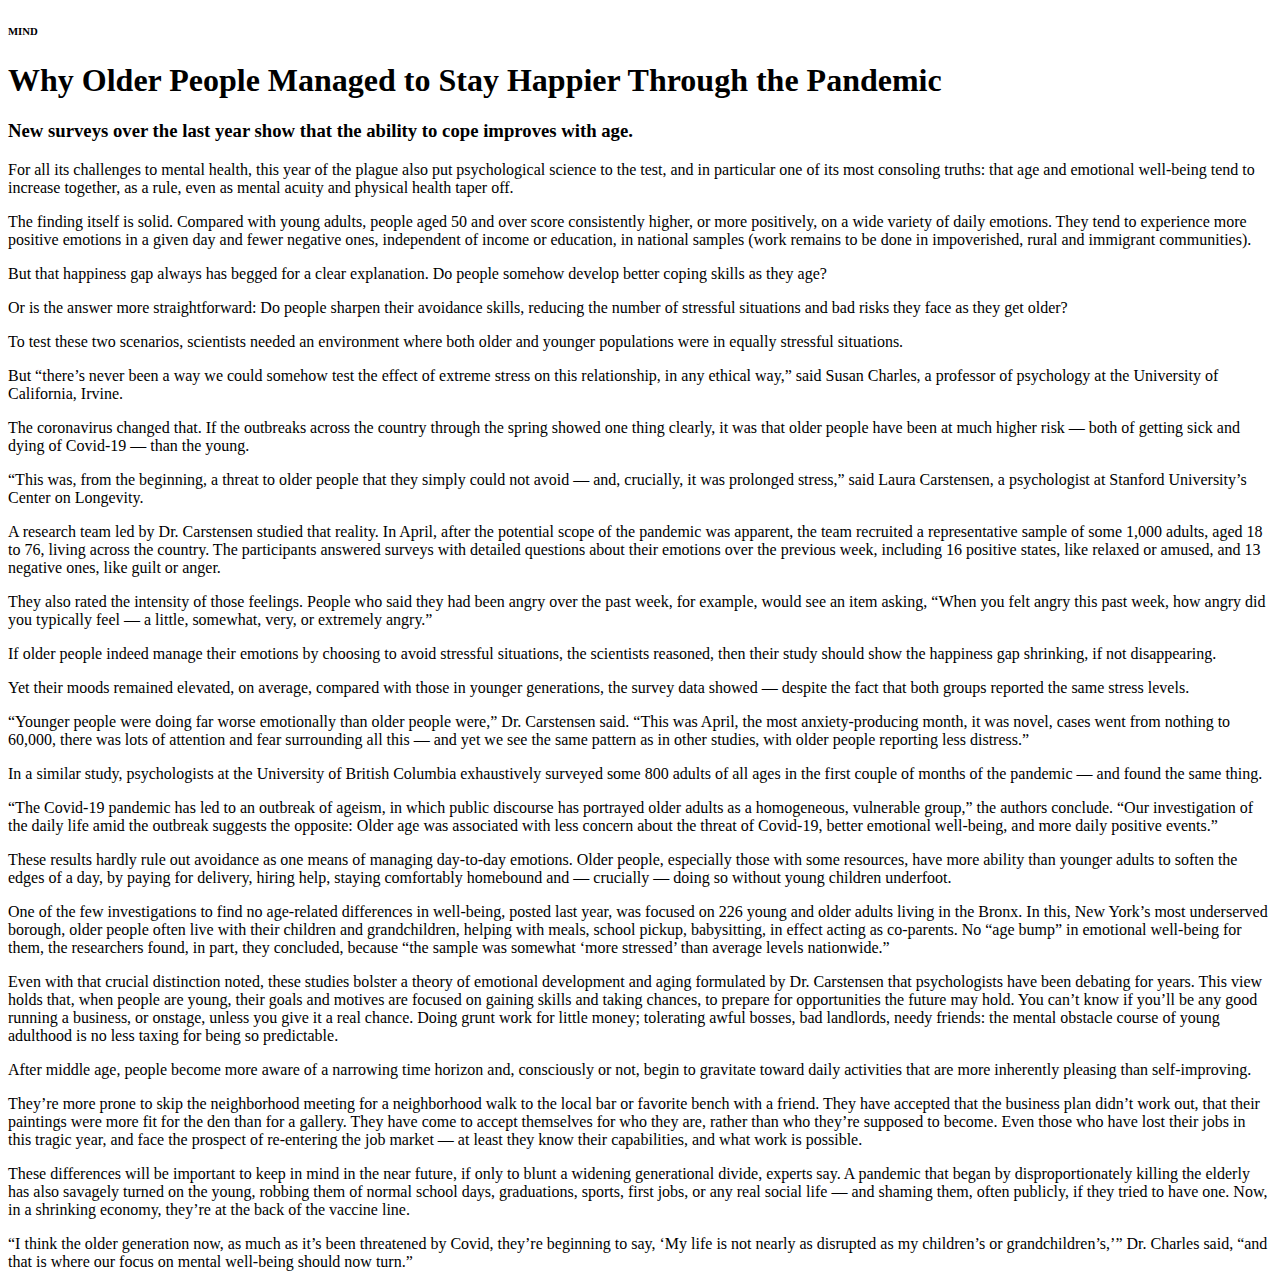
<file: index.html>
<!DOCTYPE html>
<html lang="en">

<head>
    <title>Why Older People Managed to Stay Happier Through the Pandemic</title>
    <meta name="viewport" content="width=device-width, initial-scale=1.0">
</head>

<body>

    <h6>MIND</h6>
    <h1>Why Older People Managed to Stay Happier Through the Pandemic</h1>
    <h3>New surveys over the last year show that the ability to cope improves with age.</h3>

    <p>For all its challenges to mental health, this year of the plague also put psychological science to the test, and
        in particular one of its most consoling truths: that age and emotional well-being tend to increase together, as
        a rule, even as mental acuity and physical health taper off. </p>
    <p>The finding itself is solid. Compared with young adults, people aged 50 and over score consistently higher, or
        more positively, on a wide variety of daily emotions. They tend to experience more positive emotions in a given
        day and fewer negative ones, independent of income or education, in national samples (work remains to be done in
        impoverished, rural and immigrant communities). </p>
    <p>But that happiness gap always has begged for a clear explanation. Do people somehow develop better coping skills
        as they age? </p>
    <p>Or is the answer more straightforward: Do people sharpen their avoidance skills, reducing the number of stressful
        situations and bad risks they face as they get older? </p>
    <p>To test these two scenarios, scientists needed an environment where both older and younger populations were in
        equally stressful situations. </p>
    <p>But “there’s never been a way we could somehow test the effect of extreme stress on this relationship, in any
        ethical way,” said Susan Charles, a professor of psychology at the University of California, Irvine. </p>
    <p>The coronavirus changed that. If the outbreaks across the country through the spring showed one thing clearly, it
        was that older people have been at much higher risk — both of getting sick and dying of Covid-19 — than the
        young. </p>
    <p> “This was, from the beginning, a threat to older people that they simply could not avoid — and, crucially, it
        was prolonged stress,” said Laura Carstensen, a psychologist at Stanford University’s Center on Longevity. </p>
    <p>A research team led by Dr. Carstensen studied that reality. In April, after the potential scope of the pandemic
        was apparent, the team recruited a representative sample of some 1,000 adults, aged 18 to 76, living across the
        country. The participants answered surveys with detailed questions about their emotions over the previous week,
        including 16 positive states, like relaxed or amused, and 13 negative ones, like guilt or anger. </p>
    <p>They also rated the intensity of those feelings. People who said they had been angry over the past week, for
        example, would see an item asking, “When you felt angry this past week, how angry did you typically feel — a
        little, somewhat, very, or extremely angry.” </p>
    <p>If older people indeed manage their emotions by choosing to avoid stressful situations, the scientists reasoned,
        then their study should show the happiness gap shrinking, if not disappearing. </p>
    <p>Yet their moods remained elevated, on average, compared with those in younger generations, the survey data showed
        — despite the fact that both groups reported the same stress levels. </p>
    <p> “Younger people were doing far worse emotionally than older people were,” Dr. Carstensen said. “This was April,
        the most anxiety-producing month, it was novel, cases went from nothing to 60,000, there was lots of attention
        and fear surrounding all this — and yet we see the same pattern as in other studies, with older people reporting
        less distress.” </p>
    <p>In a similar study, psychologists at the University of British Columbia exhaustively surveyed some 800 adults of
        all ages in the first couple of months of the pandemic — and found the same thing. </p>
    <p> “The Covid-19 pandemic has led to an outbreak of ageism, in which public discourse has portrayed older adults as
        a homogeneous, vulnerable group,” the authors conclude. “Our investigation of the daily life amid the outbreak
        suggests the opposite: Older age was associated with less concern about the threat of Covid-19, better emotional
        well-being, and more daily positive events.” </p>
    <p>These results hardly rule out avoidance as one means of managing day-to-day emotions. Older people, especially
        those with some resources, have more ability than younger adults to soften the edges of a day, by paying for
        delivery, hiring help, staying comfortably homebound and — crucially — doing so without young children
        underfoot. </p>
    <p>One of the few investigations to find no age-related differences in well-being, posted last year, was focused on
        226 young and older adults living in the Bronx. In this, New York’s most underserved borough, older people often
        live with their children and grandchildren, helping with meals, school pickup, babysitting, in effect acting as
        co-parents. No “age bump” in emotional well-being for them, the researchers found, in part, they concluded,
        because “the sample was somewhat ‘more stressed’ than average levels nationwide.” </p>
    <p>Even with that crucial distinction noted, these studies bolster a theory of emotional development and aging
        formulated by Dr. Carstensen that psychologists have been debating for years. This view holds that, when people
        are young, their goals and motives are focused on gaining skills and taking chances, to prepare for
        opportunities the future may hold. You can’t know if you’ll be any good running a business, or onstage, unless
        you give it a real chance. Doing grunt work for little money; tolerating awful bosses, bad landlords, needy
        friends: the mental obstacle course of young adulthood is no less taxing for being so predictable. </p>
    <p>After middle age, people become more aware of a narrowing time horizon and, consciously or not, begin to
        gravitate toward daily activities that are more inherently pleasing than self-improving. </p>
    <p>They’re more prone to skip the neighborhood meeting for a neighborhood walk to the local bar or favorite bench
        with a friend. They have accepted that the business plan didn’t work out, that their paintings were more fit for
        the den than for a gallery. They have come to accept themselves for who they are, rather than who they’re
        supposed to become. Even those who have lost their jobs in this tragic year, and face the prospect of
        re-entering the job market — at least they know their capabilities, and what work is possible. </p>
    <p>These differences will be important to keep in mind in the near future, if only to blunt a widening generational
        divide, experts say. A pandemic that began by disproportionately killing the elderly has also savagely turned on
        the young, robbing them of normal school days, graduations, sports, first jobs, or any real social life — and
        shaming them, often publicly, if they tried to have one. Now, in a shrinking economy, they’re at the back of the
        vaccine line. </p>
    <p> “I think the older generation now, as much as it’s been threatened by Covid, they’re beginning to say, ‘My life
        is not nearly as disrupted as my children’s or grandchildren’s,’” Dr. Charles said, “and that is where our focus
        on mental well-being should now turn.” </p>

</body>

</html>
</file>
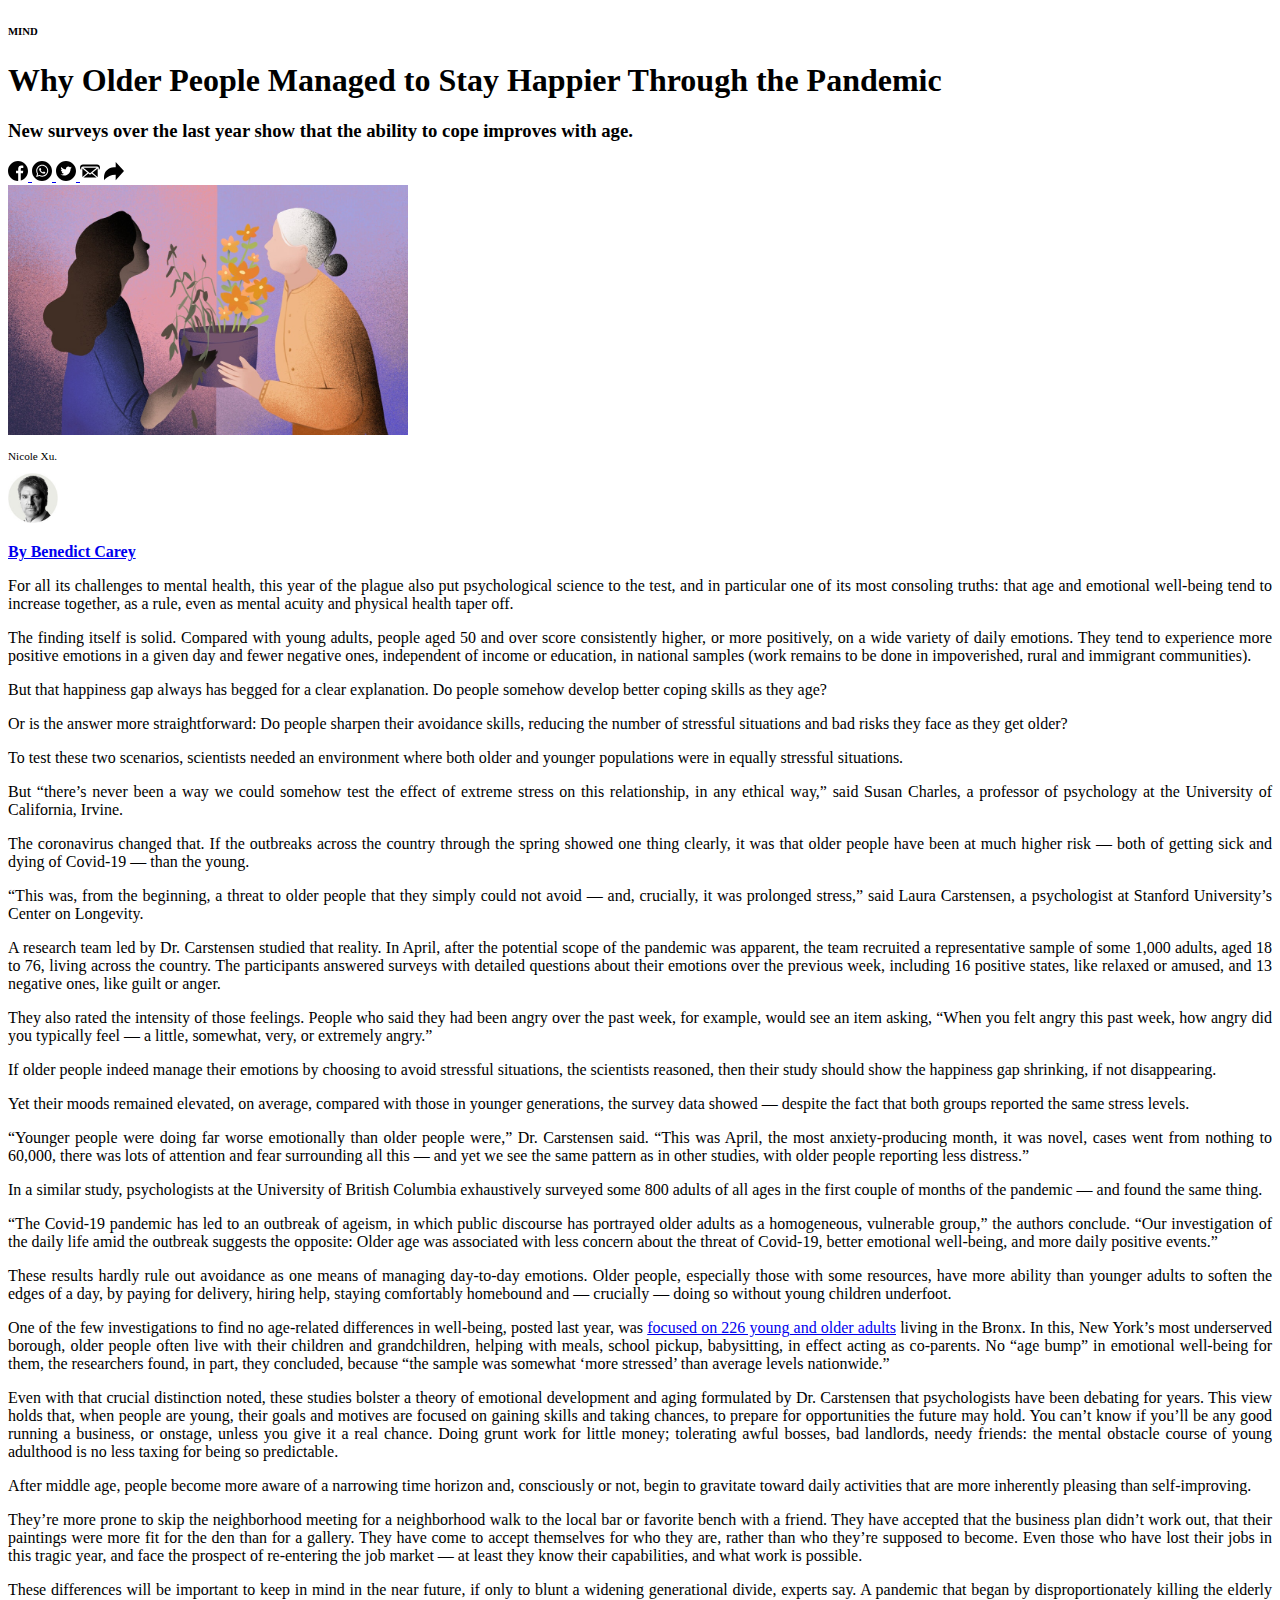
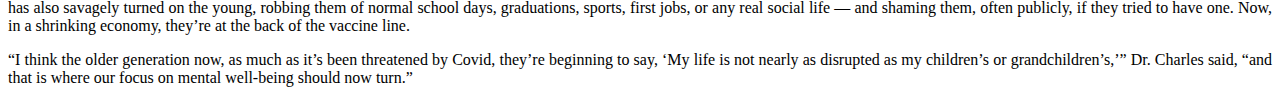
<file: source/index.html>
<!DOCTYPE html>
<html lang="en">

<head>
    <title>Why Older People Managed to Stay Happier Through the Pandemic</title>
    <meta name="viewport" content="width=device-width, initial-scale=1.0">
    <meta charset="UTF-8">
</head>

<body>

    <h6 id="article-teaser">MIND</h6>
    <h1 id="article-headline">Why Older People Managed to Stay Happier Through the Pandemic</h1>
    <h3 id="article-sub-title">New surveys over the last year show that the ability to cope improves with age.</h3>

    <div id="social-media">
        <a href="https://www.facebook.com/dialog/feed?app_id=9869919170&link=https%3A%2F%2Fwww.nytimes.com%2F2021%2F03%2F12%2Fhealth%2Fcovid-pandemic-happiness-age.html%3Fsmid%3Dfb-share&name=Why%20Older%20People%20Managed%20to%20Stay%20Happier%20Through%20the%20Pandemic&redirect_uri=https%3A%2F%2Fwww.facebook.com%2F">
            <img src="images\svg social-media\facebook.svg" width="20" height="20">
        </a>
        <a href="https://api.whatsapp.com/send?text=Why%20Older%20People%20Managed%20to%20Stay%20Happier%20Through%20the%20Pandemic%20https%3A%2F%2Fwww.nytimes.com%2F2021%2F03%2F12%2Fhealth%2Fcovid-pandemic-happiness-age.html%3Fsmid%3Dwa-share">
            <img src="images\svg social-media\whatsapp.svg" width="20" height="20">
        </a>
        <a href="https://twitter.com/intent/tweet?url=https%3A%2F%2Fwww.nytimes.com%2F2021%2F03%2F12%2Fhealth%2Fcovid-pandemic-happiness-age.html%3Fsmid%3Dtw-share&text=Why%20Older%20People%20Managed%20to%20Stay%20Happier%20Through%20the%20Pandemic">
            <img src="images\svg social-media\twitter.svg" width="20" height="20">
        </a>
        <img src="images\svg social-media\mailbox.svg" width="20" height="20">
        <img src="images\svg social-media\share.svg" width="20" height="20">
    </div>

    <img src="images\pandemic-happiness-age.jpg" alt="Nicole Xu's illustration" width="400" height="250">
    <span style="font-size:70%;">
        <p id="image-caption">Nicole Xu.</p>
    </span>

    <div id="article-author">
        <a href="https://www.nytimes.com/by/benedict-carey">
            <img src="images\author-benedict-carey.jpg" alt="Benedict Carey" title="Benedict Carey" width="50"
                height="50" />
            <span style="font-weight:bold">
                <p>By Benedict Carey</p>
            </span>
        </a>
    </div>

    <div id="article-body" style="text-align: justify;">

        <p>
            For all its challenges to mental health, this year of the plague also put psychological science to the test,
            and in particular one of its most consoling truths: that age and emotional well-being tend to increase
            together, as a rule, even as mental acuity and physical health taper off.
        </p>

        <p>
            The finding itself is solid. Compared with young adults, people aged 50 and over score consistently higher,
            or more positively, on a wide variety of daily emotions. They tend to experience more positive emotions in a
            given day and fewer negative ones, independent of income or education, in national samples (work remains to
            be done in impoverished, rural and immigrant communities).
        </p>

        <p>
            But that happiness gap always has begged for a clear explanation. Do people somehow develop better coping
            skills as they age?
        </p>

        <p>
            Or is the answer more straightforward: Do people sharpen their avoidance skills, reducing the number of
            stressful situations and bad risks they face as they get older?
        </p>

        <p>
            To test these two scenarios, scientists needed an environment where both older and younger populations were
            in equally stressful situations.
        </p>

        <p>
            But “there’s never been a way we could somehow test the effect of extreme stress on this relationship, in
            any ethical way,” said Susan Charles, a professor of psychology at the University of California, Irvine.
        </p>

        <p>
            The coronavirus changed that. If the outbreaks across the country through the spring showed one thing
            clearly, it was that older people have been at much higher risk — both of getting sick and dying of Covid-19
            — than the young.
        </p>

        <p>
            “This was, from the beginning, a threat to older people that they simply could not avoid — and, crucially,
            it was prolonged stress,” said Laura Carstensen, a psychologist at Stanford University’s Center on
            Longevity.
        </p>

        <p>
            A research team led by Dr. Carstensen studied that reality. In April, after the potential scope of the
            pandemic was apparent, the team recruited a representative sample of some 1,000 adults, aged 18 to 76,
            living across the country. The participants answered surveys with detailed questions about their emotions
            over the previous week, including 16 positive states, like relaxed or amused, and 13 negative ones, like
            guilt or anger.
        </p>

        <p>
            They also rated the intensity of those feelings. People who said they had been angry over the past week, for
            example, would see an item asking, “When you felt angry this past week, how angry did you typically feel — a
            little, somewhat, very, or extremely angry.”
        </p>

        <p>
            If older people indeed manage their emotions by choosing to avoid stressful situations, the scientists
            reasoned, then their study should show the happiness gap shrinking, if not disappearing.
        </p>

        <p>
            Yet their moods remained elevated, on average, compared with those in younger generations, the survey data
            showed — despite the fact that both groups reported the same stress levels.
        </p>

        <p>
            “Younger people were doing far worse emotionally than older people were,” Dr. Carstensen said. “This was
            April, the most anxiety-producing month, it was novel, cases went from nothing to 60,000, there was lots of
            attention and fear surrounding all this — and yet we see the same pattern as in other studies, with older
            people reporting less distress.”
        </p>

        <p>
            In a similar study, psychologists at the University of British Columbia exhaustively surveyed some 800
            adults of all ages in the first couple of months of the pandemic — and found the same thing.
        </p>

        <p>
            “The Covid-19 pandemic has led to an outbreak of ageism, in which public discourse has portrayed older
            adults as a homogeneous, vulnerable group,” the authors conclude. “Our investigation of the daily life amid
            the outbreak suggests the opposite: Older age was associated with less concern about the threat of Covid-19,
            better emotional well-being, and more daily positive events.”
        </p>

        <p>
            These results hardly rule out avoidance as one means of managing day-to-day emotions. Older people,
            especially those with some resources, have more ability than younger adults to soften the edges of a day,
            by paying for delivery, hiring help, staying comfortably homebound and — crucially — doing so without young
            children underfoot.
        </p>

        <p>
            One of the few investigations to find no age-related differences in well-being, posted last year, was
            <a href="https://pubmed.ncbi.nlm.nih.gov/33057679">focused on 226 young and older adults</a>
            living in the Bronx. In this, New York’s most underserved borough, older people often live with their
            children and grandchildren, helping with meals, school pickup, babysitting, in effect acting as co-parents.
            No “age bump” in emotional well-being for them, the researchers found, in part, they concluded, because “the
            sample was somewhat ‘more stressed’ than average levels nationwide.”
        </p>

        <p>
            Even with that crucial distinction noted, these studies bolster a theory of emotional development and aging
            formulated by Dr. Carstensen that psychologists have been debating for years. This view holds that, when
            people are young, their goals and motives are focused on gaining skills and taking chances, to prepare for
            opportunities the future may hold. You can’t know if you’ll be any good running a business, or onstage,
            unless you give it a real chance. Doing grunt work for little money; tolerating awful bosses, bad landlords,
            needy friends: the mental obstacle course of young adulthood is no less taxing for being so predictable.
        </p>

        <p>
            After middle age, people become more aware of a narrowing time horizon and, consciously or not, begin to
            gravitate toward daily activities that are more inherently pleasing than self-improving.
        </p>

        <p>
            They’re more prone to skip the neighborhood meeting for a neighborhood walk to the local bar or favorite
            bench with a friend. They have accepted that the business plan didn’t work out, that their paintings were
            more fit for the den than for a gallery. They have come to accept themselves for who they are, rather than
            who they’re supposed to become. Even those who have lost their jobs in this tragic year, and face the
            prospect of re-entering the job market — at least they know their capabilities, and what work is possible.
        </p>

        <p>
            These differences will be important to keep in mind in the near future, if only to blunt a widening
            generational divide, experts say. A pandemic that began by disproportionately killing the elderly has also
            savagely turned on the young, robbing them of normal school days, graduations, sports, first jobs, or any
            real social life — and shaming them, often publicly, if they tried to have one. Now, in a shrinking economy,
            they’re at the back of the vaccine line.
        </p>

        <p>
            “I think the older generation now, as much as it’s been threatened by Covid, they’re beginning to say, ‘My
            life is not nearly as disrupted as my children’s or grandchildren’s,’” Dr. Charles said, “and that is where
            our focus on mental well-being should now turn.”
        </p>

    </div>

</body>

</html>
</file>
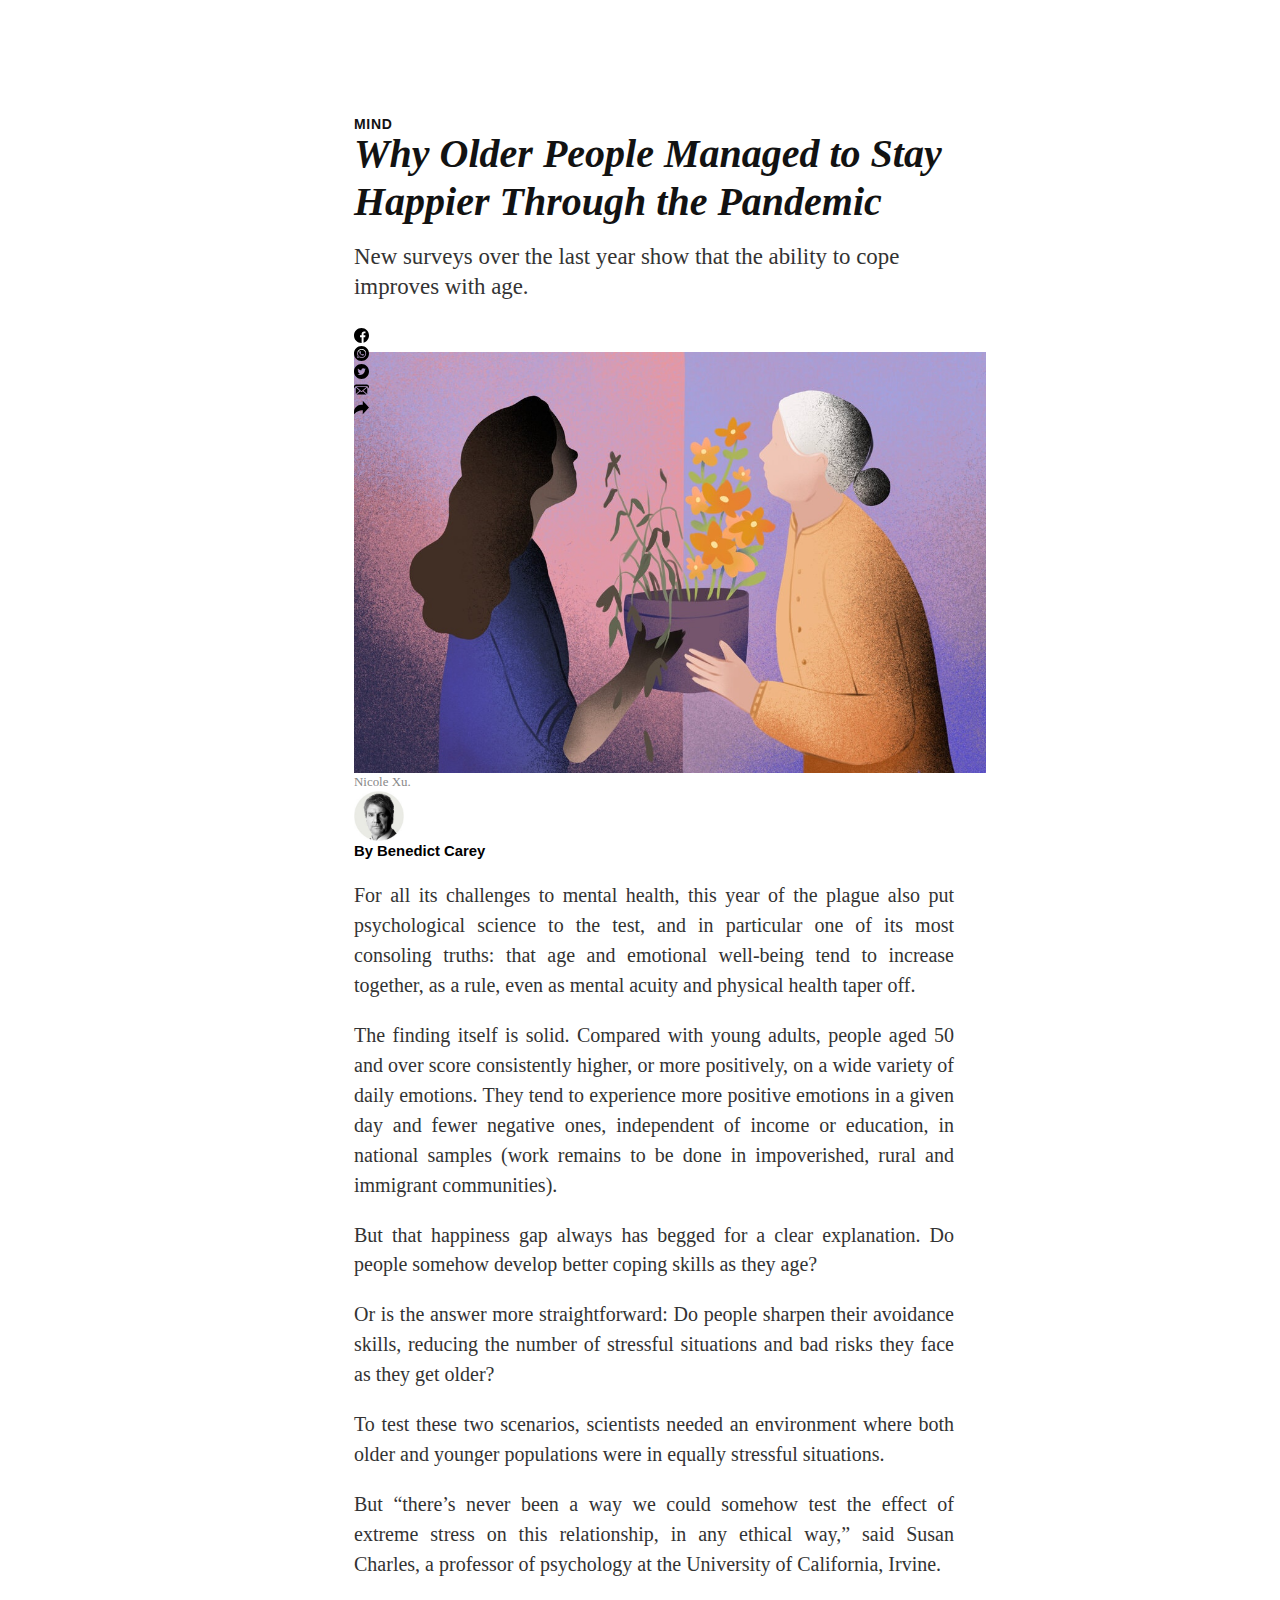
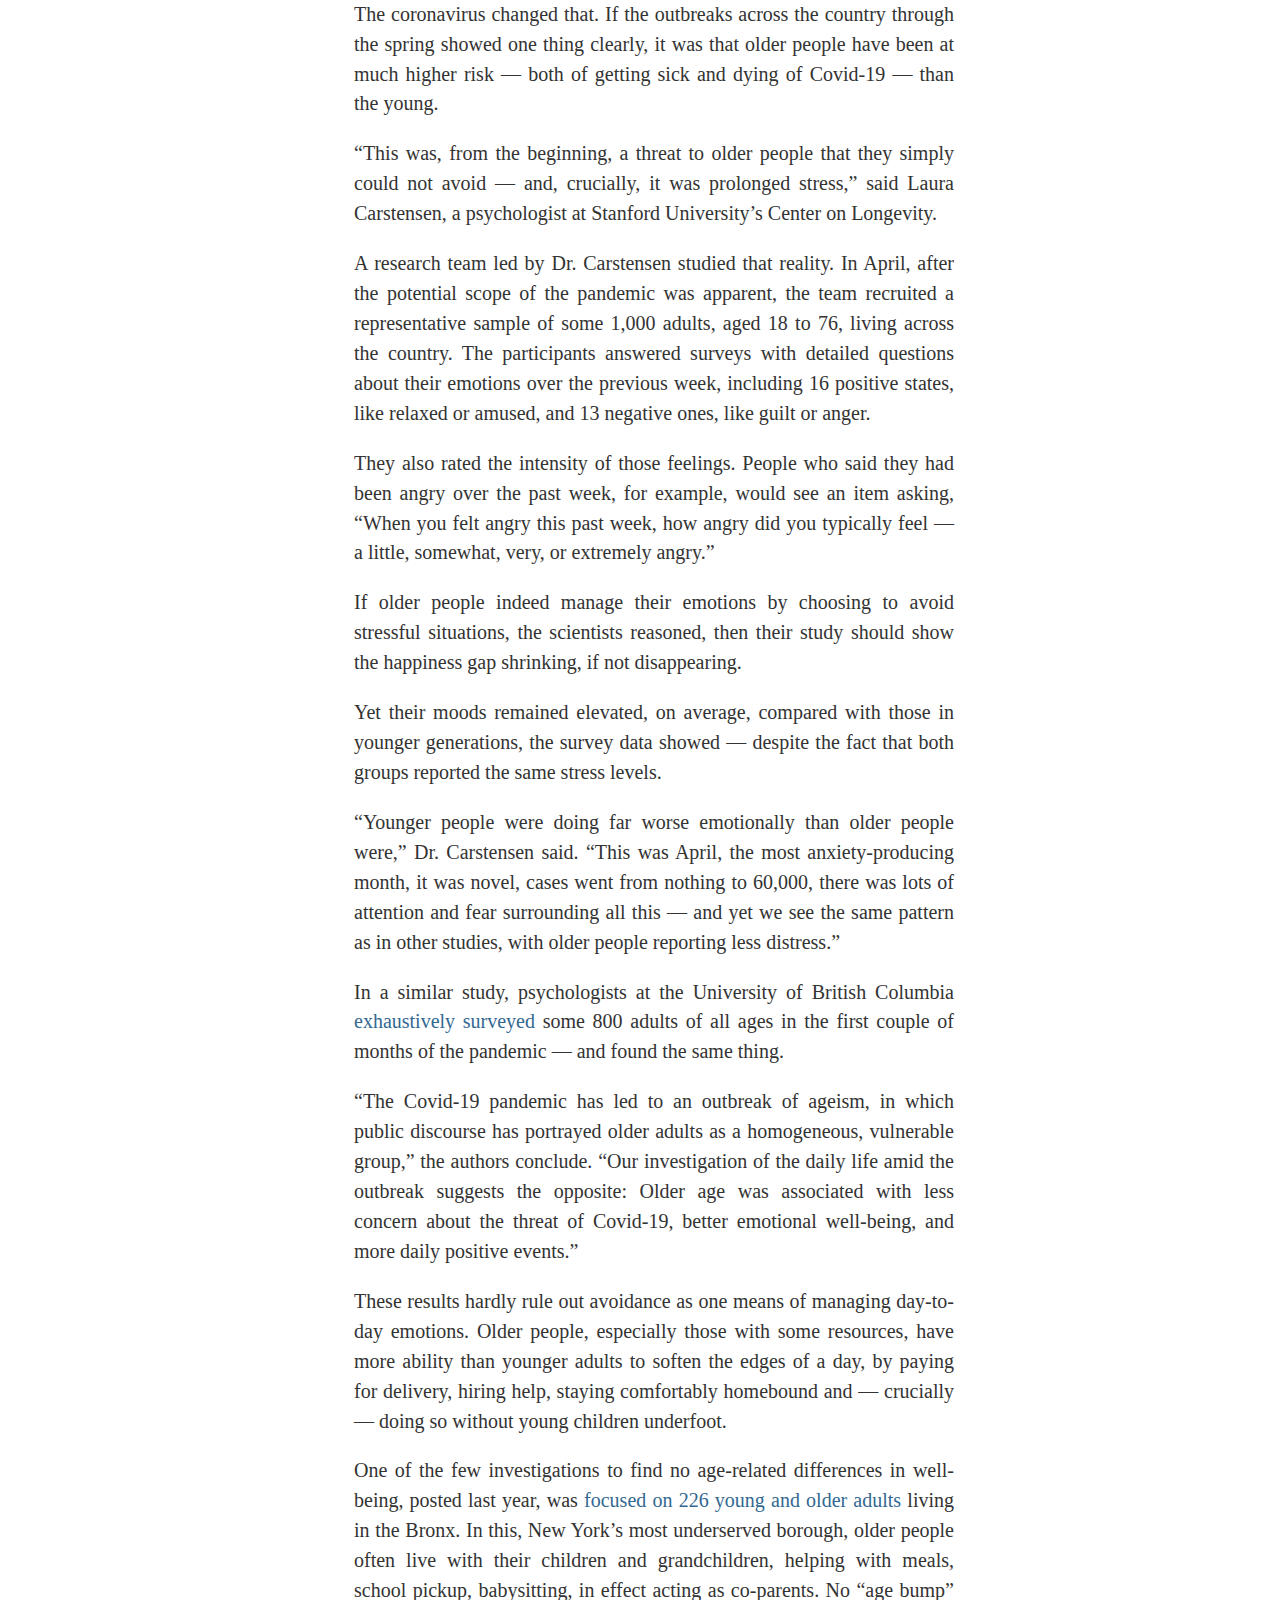
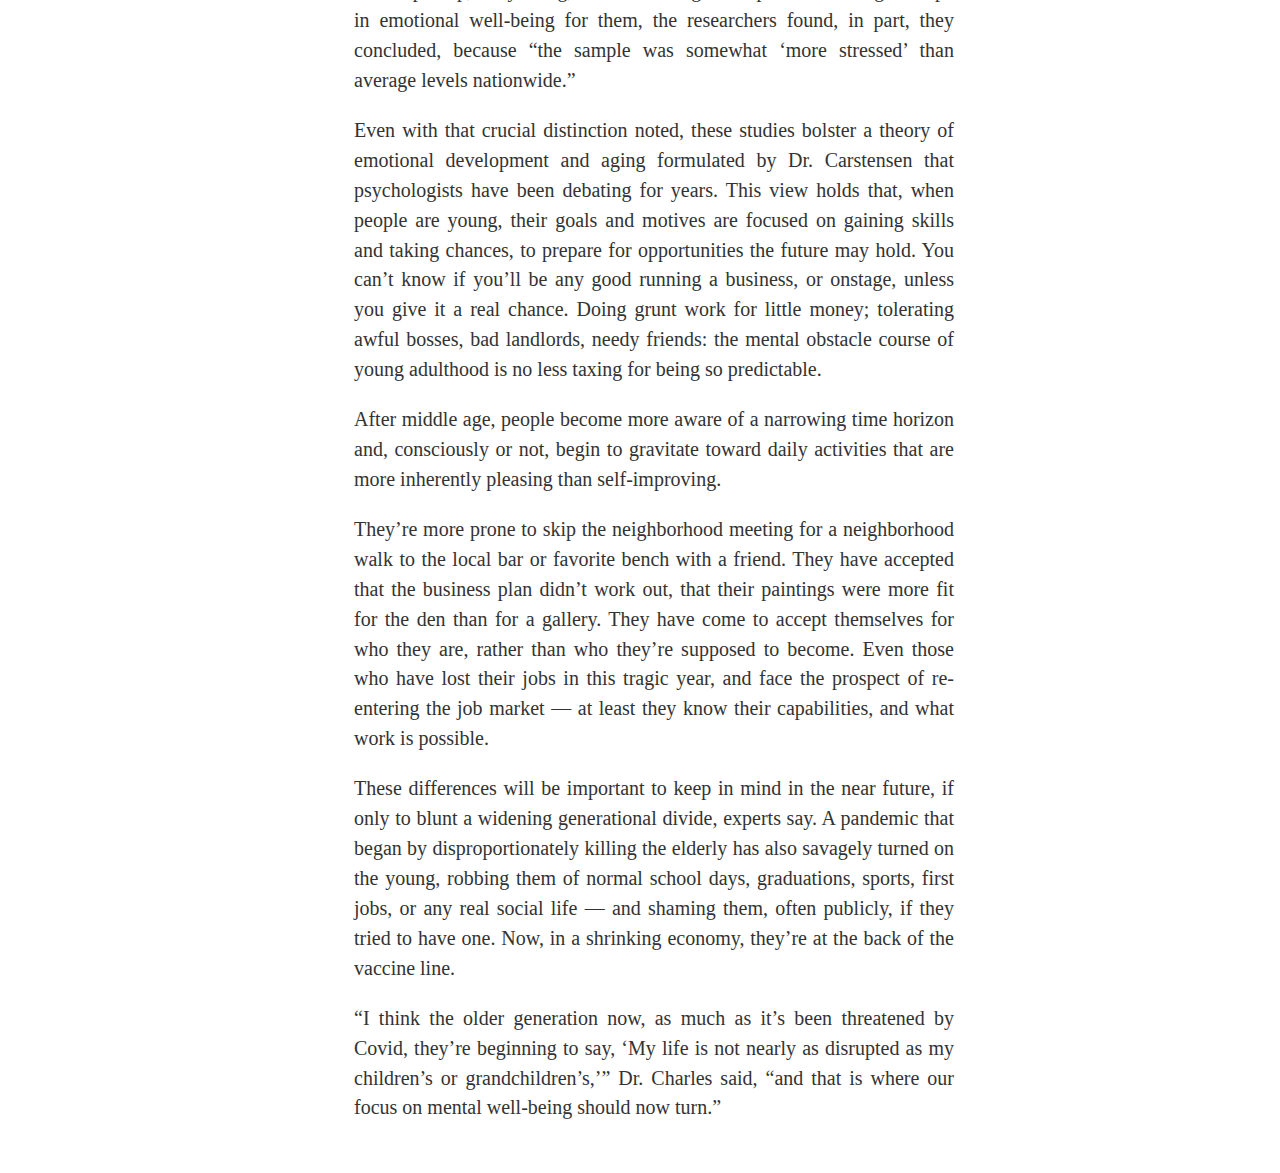
<file: source/activity-6/index.html>
<!DOCTYPE html>
<html lang="en">

<head>
    <link rel="stylesheet" href="styles/index.css">
    <title>Why Older People Managed to Stay Happier Through the Pandemic</title>
    <meta name="viewport" content="width=device-width, initial-scale=1.0">
    <meta charset="UTF-8">
</head>

<body>

    <div class="header"></div>

    <div class="column side"></div>

    <div class="column middle">
        <p class="teaser" id="article-teaser">MIND</p>
        <h1 class="title" id="article-headline">Why Older People Managed to Stay Happier Through the Pandemic</h1>
        <h2 class="subtitle" id="article-sub-title">New surveys over the last year show that the ability to cope improves with age.</h2>

        <div class="social-media" id="social-media">
            <a href="#">
                <img src="images\svg-social-media\facebook.svg">
            </a>
            <a href="#">
                <img src="images\svg-social-media\whatsapp.svg">
            </a>
            <a href="#">
                <img src="images\svg-social-media\twitter.svg">
            </a>
            <a href="#">
                <img src="images\svg-social-media\mailbox.svg">
            </a>
            <a href="#">
                <img src="images\svg-social-media\share.svg">
            </a>
        </div>

        <div class="picture" id="article-picture">
            <img src="images\pandemic-happiness-age.jpg" alt="Nicole Xu's illustration">
            <span>
                <p class="caption" id="image-caption">Nicole Xu.</p>
            </span>
        </div>

        <div class="author-picture" id="article-author">
            <img src="images\author-benedict-carey.jpg" alt="Benedict Carey" title="Benedict Carey"/>             
        </div>

        <div class="author-name" id="article-author">
            <a href="https://www.nytimes.com/by/benedict-carey">By Benedict Carey</a>
        </div>

        <div class="body" id="article-body">

            <p>
                For all its challenges to mental health, this year of the plague also put psychological science to the test,
                and in particular one of its most consoling truths: that age and emotional well-being tend to increase
                together, as a rule, even as mental acuity and physical health taper off.
            </p>

            <p>
                The finding itself is solid. Compared with young adults, people aged 50 and over score consistently higher,
                or more positively, on a wide variety of daily emotions. They tend to experience more positive emotions in a
                given day and fewer negative ones, independent of income or education, in national samples (work remains to
                be done in impoverished, rural and immigrant communities).
            </p>

            <p>
                But that happiness gap always has begged for a clear explanation. Do people somehow develop better coping
                skills as they age?
            </p>

            <p>
                Or is the answer more straightforward: Do people sharpen their avoidance skills, reducing the number of
                stressful situations and bad risks they face as they get older?
            </p>

            <p>
                To test these two scenarios, scientists needed an environment where both older and younger populations were
                in equally stressful situations.
            </p>

            <p>
                But “there’s never been a way we could somehow test the effect of extreme stress on this relationship, in
                any ethical way,” said Susan Charles, a professor of psychology at the University of California, Irvine.
            </p>

            <p>
                The coronavirus changed that. If the outbreaks across the country through the spring showed one thing
                clearly, it was that older people have been at much higher risk — both of getting sick and dying of Covid-19
                — than the young.
            </p>

            <p>
                “This was, from the beginning, a threat to older people that they simply could not avoid — and, crucially,
                it was prolonged stress,” said Laura Carstensen, a psychologist at Stanford University’s Center on
                Longevity.
            </p>

            <p>
                A research team led by Dr. Carstensen studied that reality. In April, after the potential scope of the
                pandemic was apparent, the team recruited a representative sample of some 1,000 adults, aged 18 to 76,
                living across the country. The participants answered surveys with detailed questions about their emotions
                over the previous week, including 16 positive states, like relaxed or amused, and 13 negative ones, like
                guilt or anger.
            </p>

            <p>
                They also rated the intensity of those feelings. People who said they had been angry over the past week, for
                example, would see an item asking, “When you felt angry this past week, how angry did you typically feel — a
                little, somewhat, very, or extremely angry.”
            </p>

            <p>
                If older people indeed manage their emotions by choosing to avoid stressful situations, the scientists
                reasoned, then their study should show the happiness gap shrinking, if not disappearing.
            </p>

            <p>
                Yet their moods remained elevated, on average, compared with those in younger generations, the survey data
                showed — despite the fact that both groups reported the same stress levels.
            </p>

            <p>
                “Younger people were doing far worse emotionally than older people were,” Dr. Carstensen said. “This was
                April, the most anxiety-producing month, it was novel, cases went from nothing to 60,000, there was lots of
                attention and fear surrounding all this — and yet we see the same pattern as in other studies, with older
                people reporting less distress.”
            </p>

            <p>
                In a similar study, psychologists at the University of British Columbia <a class="body-link" 
                href="https://pubmed.ncbi.nlm.nih.gov/32674138">exhaustively surveyed</a> some 800 adults of all ages in 
                the first couple of months of the pandemic — and found the same thing.
            </p>

            <p>
                “The Covid-19 pandemic has led to an outbreak of ageism, in which public discourse has portrayed older
                adults as a homogeneous, vulnerable group,” the authors conclude. “Our investigation of the daily life amid
                the outbreak suggests the opposite: Older age was associated with less concern about the threat of Covid-19,
                better emotional well-being, and more daily positive events.”
            </p>

            <p>
                These results hardly rule out avoidance as one means of managing day-to-day emotions. Older people,
                especially those with some resources, have more ability than younger adults to soften the edges of a day,
                by paying for delivery, hiring help, staying comfortably homebound and — crucially — doing so without young
                children underfoot.
            </p>

            <p>
                One of the few investigations to find no age-related differences in well-being, posted last year, was
                <a class="body-link" href="https://pubmed.ncbi.nlm.nih.gov/33057679">focused on 226 young and older adults</a>
                living in the Bronx. In this, New York’s most underserved borough, older people often live with their
                children and grandchildren, helping with meals, school pickup, babysitting, in effect acting as co-parents.
                No “age bump” in emotional well-being for them, the researchers found, in part, they concluded, because “the
                sample was somewhat ‘more stressed’ than average levels nationwide.”
            </p>

            <p>
                Even with that crucial distinction noted, these studies bolster a theory of emotional development and aging
                formulated by Dr. Carstensen that psychologists have been debating for years. This view holds that, when
                people are young, their goals and motives are focused on gaining skills and taking chances, to prepare for
                opportunities the future may hold. You can’t know if you’ll be any good running a business, or onstage,
                unless you give it a real chance. Doing grunt work for little money; tolerating awful bosses, bad landlords,
                needy friends: the mental obstacle course of young adulthood is no less taxing for being so predictable.
            </p>

            <p>
                After middle age, people become more aware of a narrowing time horizon and, consciously or not, begin to
                gravitate toward daily activities that are more inherently pleasing than self-improving.
            </p>

            <p>
                They’re more prone to skip the neighborhood meeting for a neighborhood walk to the local bar or favorite
                bench with a friend. They have accepted that the business plan didn’t work out, that their paintings were
                more fit for the den than for a gallery. They have come to accept themselves for who they are, rather than
                who they’re supposed to become. Even those who have lost their jobs in this tragic year, and face the
                prospect of re-entering the job market — at least they know their capabilities, and what work is possible.
            </p>

            <p>
                These differences will be important to keep in mind in the near future, if only to blunt a widening
                generational divide, experts say. A pandemic that began by disproportionately killing the elderly has also
                savagely turned on the young, robbing them of normal school days, graduations, sports, first jobs, or any
                real social life — and shaming them, often publicly, if they tried to have one. Now, in a shrinking economy,
                they’re at the back of the vaccine line.
            </p>

            <p>
                “I think the older generation now, as much as it’s been threatened by Covid, they’re beginning to say, ‘My
                life is not nearly as disrupted as my children’s or grandchildren’s,’” Dr. Charles said, “and that is where
                our focus on mental well-being should now turn.”
            </p>

        </div>
    </div>

    <div class="column side"></div>

</body>

</html>
</file>
<file: source/activity-6/styles/index.css>
.title {
  -webkit-text-size-adjust: auto;
  border-bottom-color: rgb(18, 18, 18);
  border-bottom-style: none;
  border-bottom-width: 0px;
  border-left-color: rgb(18, 18, 18);
  border-left-style: none;
  border-left-width: 0px;
  border-right-color: rgb(18, 18, 18);
  border-right-style: none;
  border-right-width: 0px;
  border-top-color: rgb(18, 18, 18);
  border-top-style: none;
  border-top-width: 0px;
  color: rgb(18, 18, 18);
  display: block;
  font-family: "nyt-cheltenham", georgia, "times new roman", times, serif;
  font-size: 40px;
  font-style: italic;
  font-variant: normal;
  font-weight: 700;
  line-height: 48px;
  margin-bottom: 16px;
  margin-top: 0px;
  max-width: none;
  padding-bottom: 0px;
  padding-top: 0px;
  position: relative;
  width: 600;
}

.teaser {
  border-bottom-color: rgb(18, 18, 18);
  border-bottom-style: none;
  border-bottom-width: 0px;
  border-left-color: rgb(18, 18, 18);
  border-left-style: none;
  border-left-width: 0px;
  border-right-color: rgb(18, 18, 18);
  border-right-style: none;
  border-right-width: 0px;
  border-top-color: rgb(18, 18, 18);
  border-top-style: none;
  border-top-width: 0px;
  color: rgb(18, 18, 18);
  display: block;
  font-family: "nyt-franklin", helvetica, arial, sans-serif;
  font-size: 14px;
  font-style: normal;
  font-variant: normal;
  font-weight: 700;
  letter-spacing: 0.7px;
  line-height: 12px;
  margin-bottom: 0px;
  margin-left: 0px;
  margin-right: 0px;
  margin-top: 0px;
  padding-bottom: 0px;
  padding-left: 0px;
  padding-right: 0px;
  padding-top: 0px;
  text-transform: uppercase;
}

.subtitle {
  border-bottom-color: rgb(51, 51, 51);
  border-bottom-style: none;
  border-bottom-width: 0px;
  border-left-color: rgb(51, 51, 51);
  border-left-style: none;
  border-left-width: 0px;
  border-right-color: rgb(51, 51, 51);
  border-right-style: none;
  border-right-width: 0px;
  border-top-color: rgb(51, 51, 51);
  border-top-style: none;
  border-top-width: 0px;
  color: rgb(51, 51, 51);
  display: block;
  font-family: "nyt-cheltenham", georgia, "times new roman", times, serif;
  font-size: 22.86px;
  font-stretch: 100%;
  font-style: normal;
  font-variant: normal;
  font-weight: 300;
  line-height: 29.92px;
  margin-bottom: 29.92px;
  margin-top: 0px;
  max-width: 600px;
  padding-bottom: 0px;
  padding-left: 0px;
  padding-right: 0px;
  padding-top: 0px;
  width: 600;
}

.picture {
  border-bottom-color: rgb(51, 51, 51);
  border-bottom-style: none;
  border-bottom-width: 0px;
  border-left-color: rgb(51, 51, 51);
  border-left-style: none;
  border-left-width: 0px;
  border-right-color: rgb(51, 51, 51);
  border-right-style: none;
  border-right-width: 0px;
  border-top-color: rgb(51, 51, 51);
  border-top-style: none;
  border-top-width: 0px;
  color: rgb(51, 51, 51);
  display: inline;
  font-family: "Times New Roman";
  font-size: 16px;
  font-style: normal;
  font-variant: normal;
  font-weight: 400;
  height: 400.24px;
  line-height: 16px;
  margin-bottom: 0px;
  margin-left: 0px;
  margin-right: 0px;
  margin-top: 0px;
  max-width: 600px;
  padding-bottom: 0px;
  padding-left: 0px;
  padding-right: 0px;
  padding-top: 0px;
  vertical-align: top;
  width: 100%;
}

.author-picture {
  display: block;
  height: 50px;
  line-height: 16px;
  margin-bottom: 0px;
  margin-left: 0px;
  margin-right: 10px;
  margin-top: 0px;
  max-width: 60px;
  padding-bottom: 0px;
  padding-left: 0px;
  padding-right: 0px;
  padding-top: 0px;
  text-decoration: none;
  width: 50px;
}

.author-name {
  border-bottom-color: rgb(51, 51, 51);
  border-bottom-style: none;
  border-bottom-width: 0px;
  border-left-color: rgb(51, 51, 51);
  border-left-style: none;
  border-left-width: 0px;
  border-right-color: rgb(51, 51, 51);
  border-right-style: none;
  border-right-width: 0px;
  border-top-color: rgb(51, 51, 51);
  border-top-style: none;
  border-top-width: 0px;
  color: rgb(51, 51, 51);
  display: inline;
  font-family: "nyt-franklin", helvetica, arial, sans-serif;
  font-size: 14.86px;
  font-style: normal;
  font-variant: normal;
  font-weight: 700;
  line-height: 20px;
  margin-bottom: 0px;
  margin-left: 0px;
  margin-right: 0px;
  margin-top: 0px;
  padding-bottom: 0px;
  padding-left: 0px;
  padding-right: 0px;
  padding-top: 0px;
  text-decoration: none;
  vertical-align: baseline;
}

.caption {
  color: rgb(136, 136, 136);
  display: inline;
  font-family: "nyt-imperial",georgia,"times new roman",times,serif;
  font-size: 12.93px;
}

.social-media {
  border-top-style: none;
  border-top-width: 0px;
  bottom: 4px;
  display: block;
  height: 15px;
  margin-bottom: 5px;
  margin-left: 0px;
  margin-right: 0px;
  margin-top: 0px;
  position: relative;
  width: 15px;
}

.body-link {
  color: rgb(50, 104, 145);
  text-decoration: none;
}

.body {
  -webkit-text-size-adjust: auto;
  border-bottom-color: rgb(51, 51, 51);
  border-bottom-style: none;
  border-bottom-width: 0px;
  border-left-color: rgb(51, 51, 51);
  border-left-style: none;
  border-left-width: 0px;
  border-right-color: rgb(51, 51, 51);
  border-right-style: none;
  border-right-width: 0px;
  border-top-color: rgb(51, 51, 51);
  border-top-style: none;
  border-top-width: 0px;
  color: rgb(51, 51, 51);
  display: block;
  font-family: "nyt-imperial", georgia, "times new roman", times, serif;
  font-size: 20px;
  font-style: normal;
  font-variant: normal;
  font-weight: 400;
  line-height: 29.92px;
  margin-bottom: 14.88px;
  margin-left: 0px;
  margin-right: 0px;
  margin-top: 0px;
  max-width: 600px;
  padding-bottom: 0px;
  padding-left: 0px;
  padding-right: 0px;
  padding-top: 0px;
  text-align: justify;
  width: 600px;
}

/* Style the header */
.header {
  padding: 50px;
  text-align: center;
}

/* Create three unequal columns that floats next to each other */
.column {
  float: left;
  padding: 10px;
}

/* Left and right column */
.column.side {
  width: 25%;
}

/* Middle column */
.column.middle {
  width: 50%;
}

/* Clear floats after the columns */
.row:after {
  content: "";
  display: table;
  clear: both;
}

img {
  width: 100%;
  vertical-align: top;
  height: auto;
  max-width: 100%;
}

a {
  text-decoration: none;
  color: black;
}

a img {
  border: none;
}
</file>
